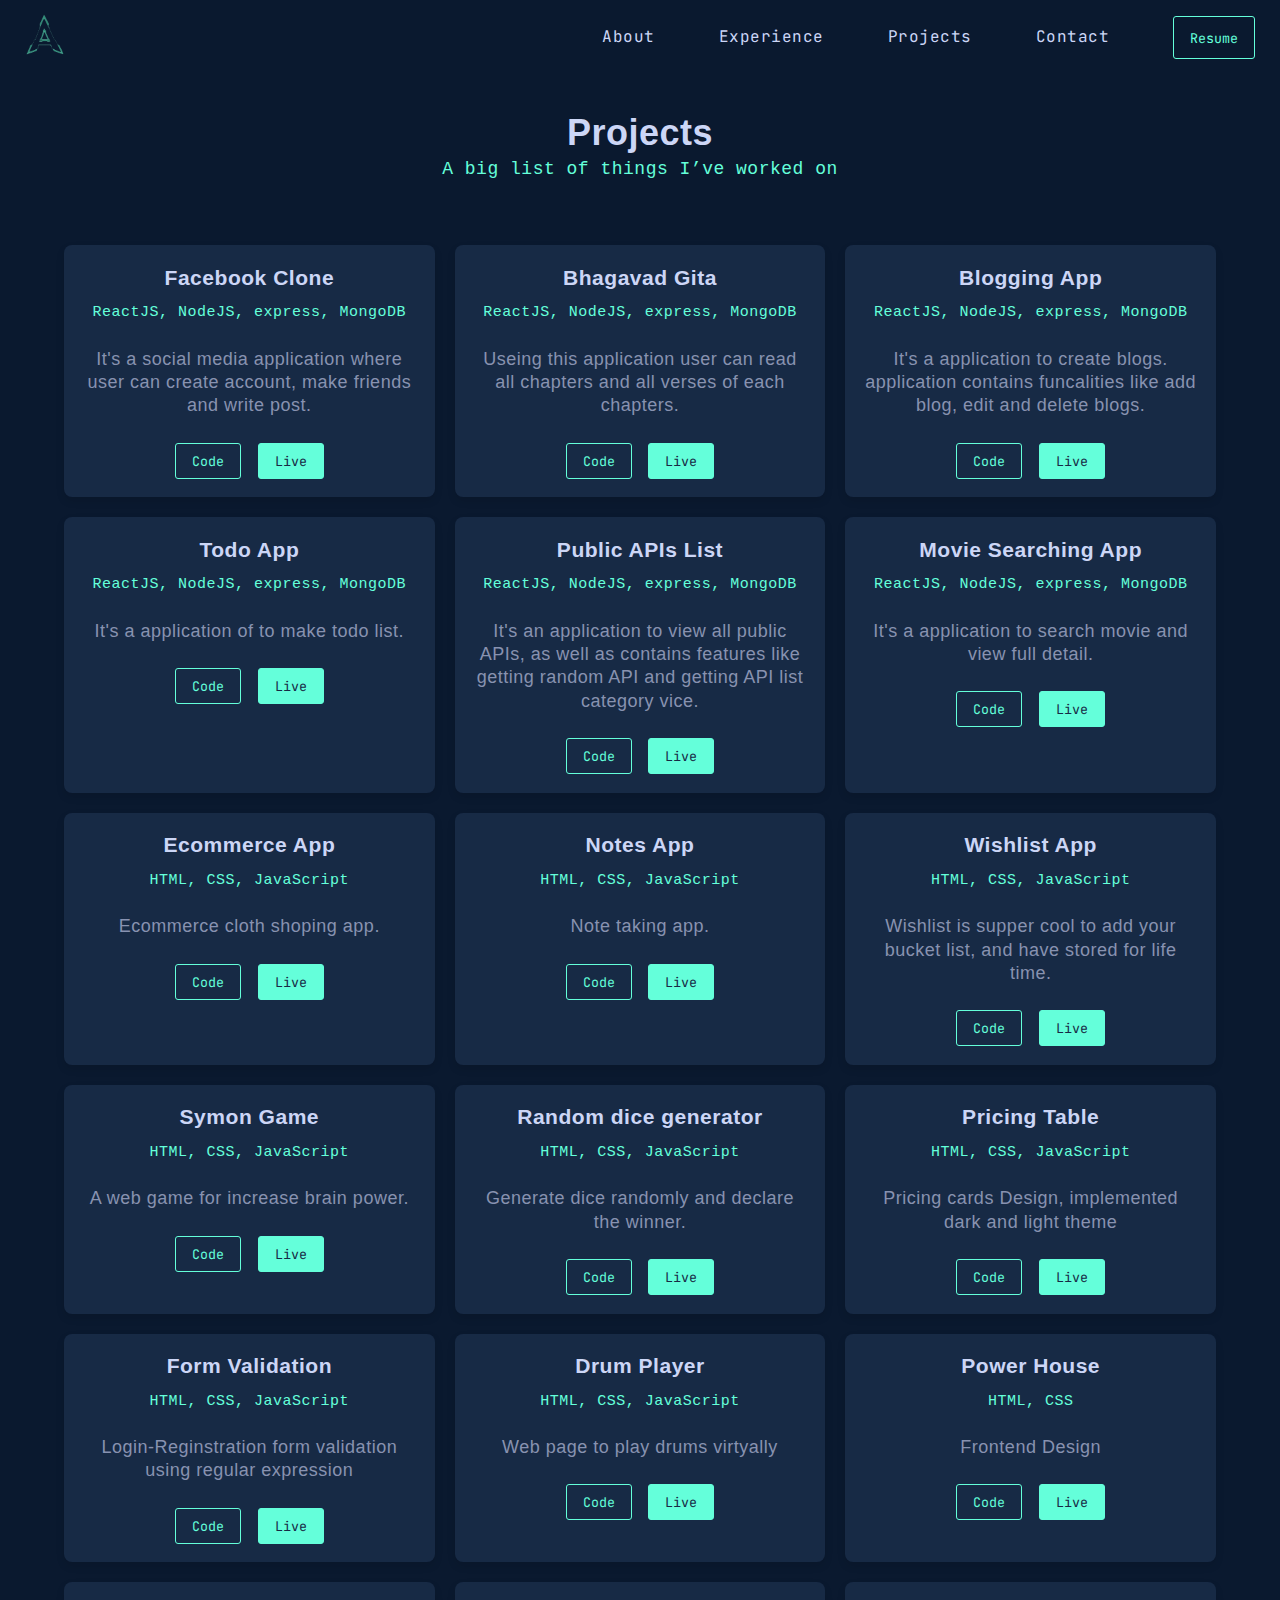
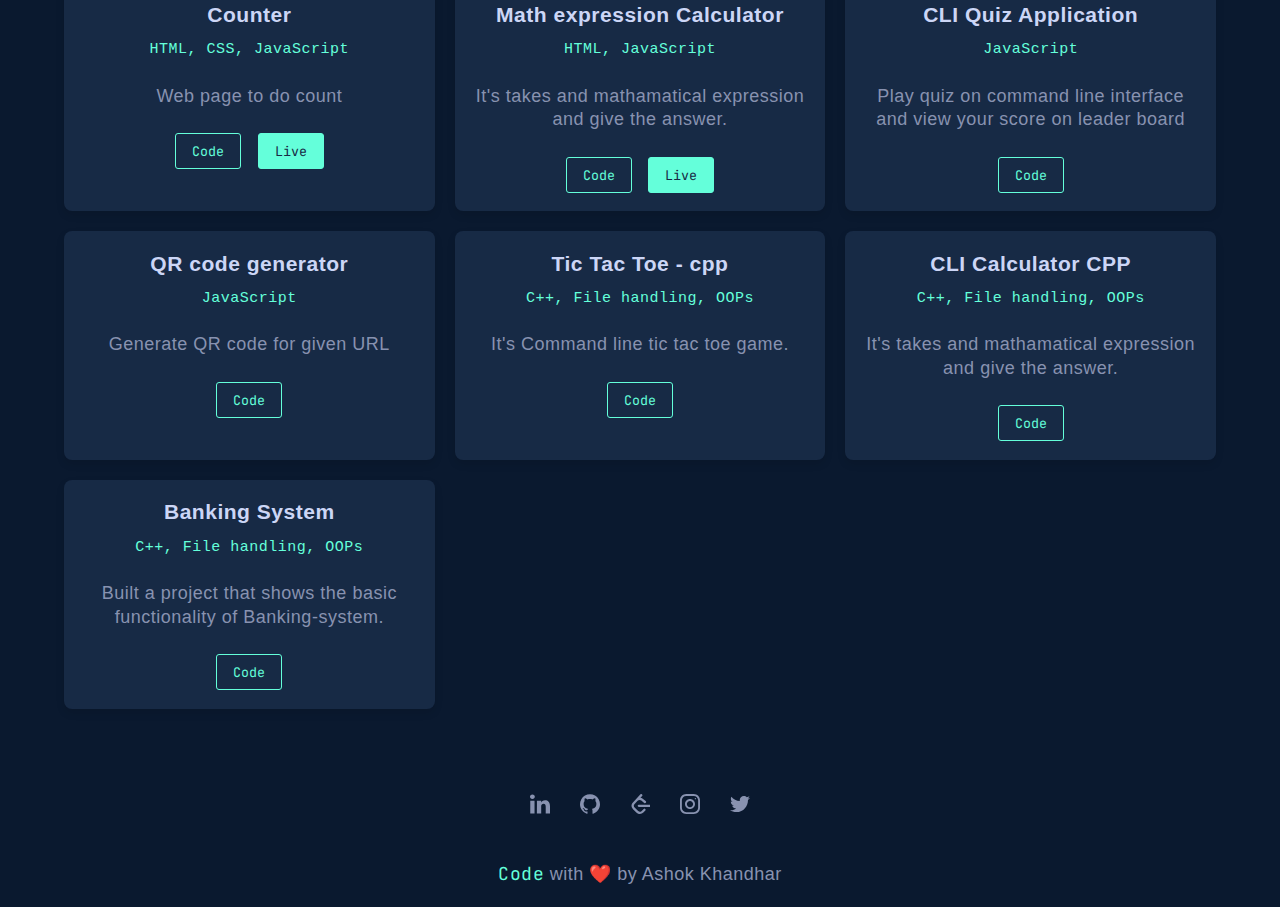
<file: archive.html>
<!DOCTYPE html>
<html lang="en">

<head>
    <meta charset="UTF-8">
    <meta name="viewport" content="width=device-width, initial-scale=1.0">
    <title>Ashok Khandhar</title>
    <link rel="stylesheet" href="./archive.css">
    <link rel="apple-touch-icon" sizes="180x180" href="./assets/images/favicon_io/apple-touch-icon.png">
    <link rel="icon" type="image/png" sizes="32x32" href="./assets/images/favicon_io/favicon-32x32.png">
    <link rel="icon" type="image/png" sizes="16x16" href="./assets/images/favicon_io/favicon-16x16.png">
    <link rel="manifest" href="./assets/images/favicon_io/site.webmanifest">
</head>

<body>
    <header>
        <nav class="nav-bar">
            <a href="./index.html">
                <img src="./assets/images/logo.png" alt="logo not found" id="logo">
            </a>
            <ul class="nav-list">
                <li><a class="nav-list-item" href="/#about">About</a></li>
                <li><a class="nav-list-item" href="/#experience">Experience</a></li>
                <li><a class="nav-list-item" href="/#projects">Projects</a></li>
                <li><a class="nav-list-item" href="/#contact">Contact</a></li>
                <li><a href="./assets/Ashok_Khandhar_Resume.pdf" target="_blank"><button class="resume-btn">Resume</button></a></li>
            </ul>
            <div class="hamburger">
                <div class="bar"></div>
            </div>
        </nav>
    </header>
    <main class="container">
        <div class="heading">
            <h1>Projects</h1>
            <code>A big list of things I’ve worked on</code>
        </div>
        <section id="projects"></section>
        <footer>
            <div class="social-media">
                <a href="https://www.linkedin.com/in/ashokkhandhar/" target="_blank">
                    <svg xmlns="http://www.w3.org/2000/svg" role="img" viewBox="0 0 430.117 430.117">
                        <title>LinkedIn</title>
                        <path d="M430.117,261.543V420.56h-92.188V272.193c0-37.271-13.334-62.707-46.703-62.707 c-25.473,0-40.632,17.142-47.301,33.724c-2.432,5.928-3.058,14.179-3.058,22.477V420.56h-92.219c0,0,1.242-251.285,0-277.32h92.21 v39.309c-0.187,0.294-0.43,0.611-0.606,0.896h0.606v-0.896c12.251-18.869,34.13-45.824,83.102-45.824 C384.633,136.724,430.117,176.361,430.117,261.543z M52.183,9.558C20.635,9.558,0,30.251,0,57.463 c0,26.619,20.038,47.94,50.959,47.94h0.616c32.159,0,52.159-21.317,52.159-47.94C103.128,30.251,83.734,9.558,52.183,9.558z M5.477,420.56h92.184v-277.32H5.477V420.56z"></path>
                    </svg>
                </a>
                <a href="https://github.com/ashokkhandhar/" target="_blank">
                    <svg xmlns="http://www.w3.org/2000/svg" role="img" viewBox="0 0 438.549 438.549">
                        <title>GitHub</title>
                        <path d="M409.132,114.573c-19.608-33.596-46.205-60.194-79.798-79.8C295.736,15.166,259.057,5.365,219.271,5.365 c-39.781,0-76.472,9.804-110.063,29.408c-33.596,19.605-60.192,46.204-79.8,79.8C9.803,148.168,0,184.854,0,224.63 c0,47.78,13.94,90.745,41.827,128.906c27.884,38.164,63.906,64.572,108.063,79.227c5.14,0.954,8.945,0.283,11.419-1.996 c2.475-2.282,3.711-5.14,3.711-8.562c0-0.571-0.049-5.708-0.144-15.417c-0.098-9.709-0.144-18.179-0.144-25.406l-6.567,1.136 c-4.187,0.767-9.469,1.092-15.846,1c-6.374-0.089-12.991-0.757-19.842-1.999c-6.854-1.231-13.229-4.086-19.13-8.559 c-5.898-4.473-10.085-10.328-12.56-17.556l-2.855-6.57c-1.903-4.374-4.899-9.233-8.992-14.559 c-4.093-5.331-8.232-8.945-12.419-10.848l-1.999-1.431c-1.332-0.951-2.568-2.098-3.711-3.429c-1.142-1.331-1.997-2.663-2.568-3.997 c-0.572-1.335-0.098-2.43,1.427-3.289c1.525-0.859,4.281-1.276,8.28-1.276l5.708,0.853c3.807,0.763,8.516,3.042,14.133,6.851 c5.614,3.806,10.229,8.754,13.846,14.842c4.38,7.806,9.657,13.754,15.846,17.847c6.184,4.093,12.419,6.136,18.699,6.136 c6.28,0,11.704-0.476,16.274-1.423c4.565-0.952,8.848-2.383,12.847-4.285c1.713-12.758,6.377-22.559,13.988-29.41 c-10.848-1.14-20.601-2.857-29.264-5.14c-8.658-2.286-17.605-5.996-26.835-11.14c-9.235-5.137-16.896-11.516-22.985-19.126 c-6.09-7.614-11.088-17.61-14.987-29.979c-3.901-12.374-5.852-26.648-5.852-42.826c0-23.035,7.52-42.637,22.557-58.817 c-7.044-17.318-6.379-36.732,1.997-58.24c5.52-1.715,13.706-0.428,24.554,3.853c10.85,4.283,18.794,7.952,23.84,10.994 c5.046,3.041,9.089,5.618,12.135,7.708c17.705-4.947,35.976-7.421,54.818-7.421s37.117,2.474,54.823,7.421l10.849-6.849 c7.419-4.57,16.18-8.758,26.262-12.565c10.088-3.805,17.802-4.853,23.134-3.138c8.562,21.509,9.325,40.922,2.279,58.24 c15.036,16.18,22.559,35.787,22.559,58.817c0,16.178-1.958,30.497-5.853,42.966c-3.9,12.471-8.941,22.457-15.125,29.979 c-6.191,7.521-13.901,13.85-23.131,18.986c-9.232,5.14-18.182,8.85-26.84,11.136c-8.662,2.286-18.415,4.004-29.263,5.146 c9.894,8.562,14.842,22.077,14.842,40.539v60.237c0,3.422,1.19,6.279,3.572,8.562c2.379,2.279,6.136,2.95,11.276,1.995 c44.163-14.653,80.185-41.062,108.068-79.226c27.88-38.161,41.825-81.126,41.825-128.906 C438.536,184.851,428.728,148.168,409.132,114.573z"></path>
                    </svg>
                </a>
                <a href="https://leetcode.com/ashokkhandhar/" target="_blank">
                    <svg xmlns="http://www.w3.org/2000/svg" role="img" viewBox="0 0 24 24">
                        <title>Leetcode</title>
                        <path d="M13.483 0a1.374 1.374 0 0 0-.961.438L7.116 6.226l-3.854 4.126a5.266 5.266 0 0 0-1.209 2.104a5.35 5.35 0 0 0-.125.513a5.527 5.527 0 0 0 .062 2.362a5.83 5.83 0 0 0 .349 1.017a5.938 5.938 0 0 0 1.271 1.818l4.277 4.193l.039.038c2.248 2.165 5.852 2.133 8.063-.074l2.396-2.392c.54-.54.54-1.414.003-1.955a1.378 1.378 0 0 0-1.951-.003l-2.396 2.392a3.021 3.021 0 0 1-4.205.038l-.02-.019l-4.276-4.193c-.652-.64-.972-1.469-.948-2.263a2.68 2.68 0 0 1 .066-.523a2.545 2.545 0 0 1 .619-1.164L9.13 8.114c1.058-1.134 3.204-1.27 4.43-.278l3.501 2.831c.593.48 1.461.387 1.94-.207a1.384 1.384 0 0 0-.207-1.943l-3.5-2.831c-.8-.647-1.766-1.045-2.774-1.202l2.015-2.158A1.384 1.384 0 0 0 13.483 0m-2.866 12.815a1.38 1.38 0 0 0-1.38 1.382a1.38 1.38 0 0 0 1.38 1.382h30.79a1.38 1.38 0 0 0 1.38-1.382a1.38 1.38 0 0 0-1.38-1.382z" />
                    </svg>
                </a>
                <a href="https://www.instagram.com/ashokhandhar/" target="_blank">
                    <svg xmlns="http://www.w3.org/2000/svg" role="img" viewBox="0 0 512 512">
                        <title>Instagram</title>
                        <g><g><path d="M352,0H160C71.648,0,0,71.648,0,160v192c0,88.352,71.648,160,160,160h192c88.352,0,160-71.648,160-160V160 C512,71.648,440.352,0,352,0z M464,352c0,61.76-50.24,112-112,112H160c-61.76,0-112-50.24-112-112V160C48,98.24,98.24,48,160,48 h192c61.76,0,112,50.24,112,112V352z"></path></g></g>
                        <g><g><path d="M256,128c-70.688,0-128,57.312-128,128s57.312,128,128,128s128-57.312,128-128S326.688,128,256,128z M256,336 c-44.096,0-80-35.904-80-80c0-44.128,35.904-80,80-80s80,35.872,80,80C336,300.096,300.096,336,256,336z"></path></g></g>
                        <g><g><circle cx="393.6" cy="118.4" r="17.056"></circle></g></g>
                    </svg>
                </a>
                <a href="https://twitter.com/ashokhandhar" target="_blank">
                    <svg xmlns="http://www.w3.org/2000/svg" role="img" viewBox="0 0 612 612">
                        <title>Twitter</title>
                        <path d="M612,116.258c-22.525,9.981-46.694,16.75-72.088,19.772c25.929-15.527,45.777-40.155,55.184-69.411 c-24.322,14.379-51.169,24.82-79.775,30.48c-22.907-24.437-55.49-39.658-91.63-39.658c-69.334,0-125.551,56.217-125.551,125.513 c0,9.828,1.109,19.427,3.251,28.606C197.065,206.32,104.556,156.337,42.641,80.386c-10.823,18.51-16.98,40.078-16.98,63.101 c0,43.559,22.181,81.993,55.835,104.479c-20.575-0.688-39.926-6.348-56.867-15.756v1.568c0,60.806,43.291,111.554,100.693,123.104 c-10.517,2.83-21.607,4.398-33.08,4.398c-8.107,0-15.947-0.803-23.634-2.333c15.985,49.907,62.336,86.199,117.253,87.194 c-42.947,33.654-97.099,53.655-155.916,53.655c-10.134,0-20.116-0.612-29.944-1.721c55.567,35.681,121.536,56.485,192.438,56.485 c230.948,0,357.188-191.291,357.188-357.188l-0.421-16.253C573.872,163.526,595.211,141.422,612,116.258z"></path>
                    </svg>
                </a>
            </div>
            <p><a href="https://github.com/ashokkhandhar/Portfolio" target="_blank">Code</a> with ❤️ by Ashok Khandhar</p>
        </footer>
    </main>
    <script type="module" src="./archive.js"></script>
</body>

</html>
</file>
<file: archive.css>
@import url(./template.css);

.container{
    margin: 110px 0 0 0;
}

.heading{
    text-align: center;
}

#projects{
    display: grid;
    grid-template-columns: repeat(auto-fit, minmax(350px, 1fr));
    /* justify-items: center;  */
    /* align-items: center;  */
    gap: 20px;
    margin: 5%;
}

.project {
    border-radius: 8px;
    box-shadow: 0 4px 8px rgba(0, 0, 0, 0.1);
    padding: 5%;
    background-color: var(--secondary-background-color);
    transition: transform 0.3s ease-in-out, box-shadow 0.3s ease-in-out;
    text-align: center;
}

.project:hover {
    transform: scale(1.05);
    box-shadow: 0 8px 16px rgba(0, 0, 0, 0.2);
}

.project-heading {
    margin-bottom: 8px;
}

.tech-used {
    margin-top: 8px;
    font-size: 15px;
}

.project-description{
    margin: 25px 0;
}

.btns{
    display: flex;
    justify-content: center;
    gap: 5%;
}
.Code-btn {
    display: inline-block;
    padding: 0.5rem 1rem;
    text-decoration: none;
    transition: background-color 0.3s ease-in-out;
}

.Live-btn {
    padding: 0.5rem 1rem;
    background-color: var(--blue-font-color);
    color: var(--secondary-background-color);
}

.Live-btn:hover {
    background-color: #00ffc3;
}

@media (max-width: 768px){
    #projects{
        margin: 10% 5%;
    }
}
</file>
